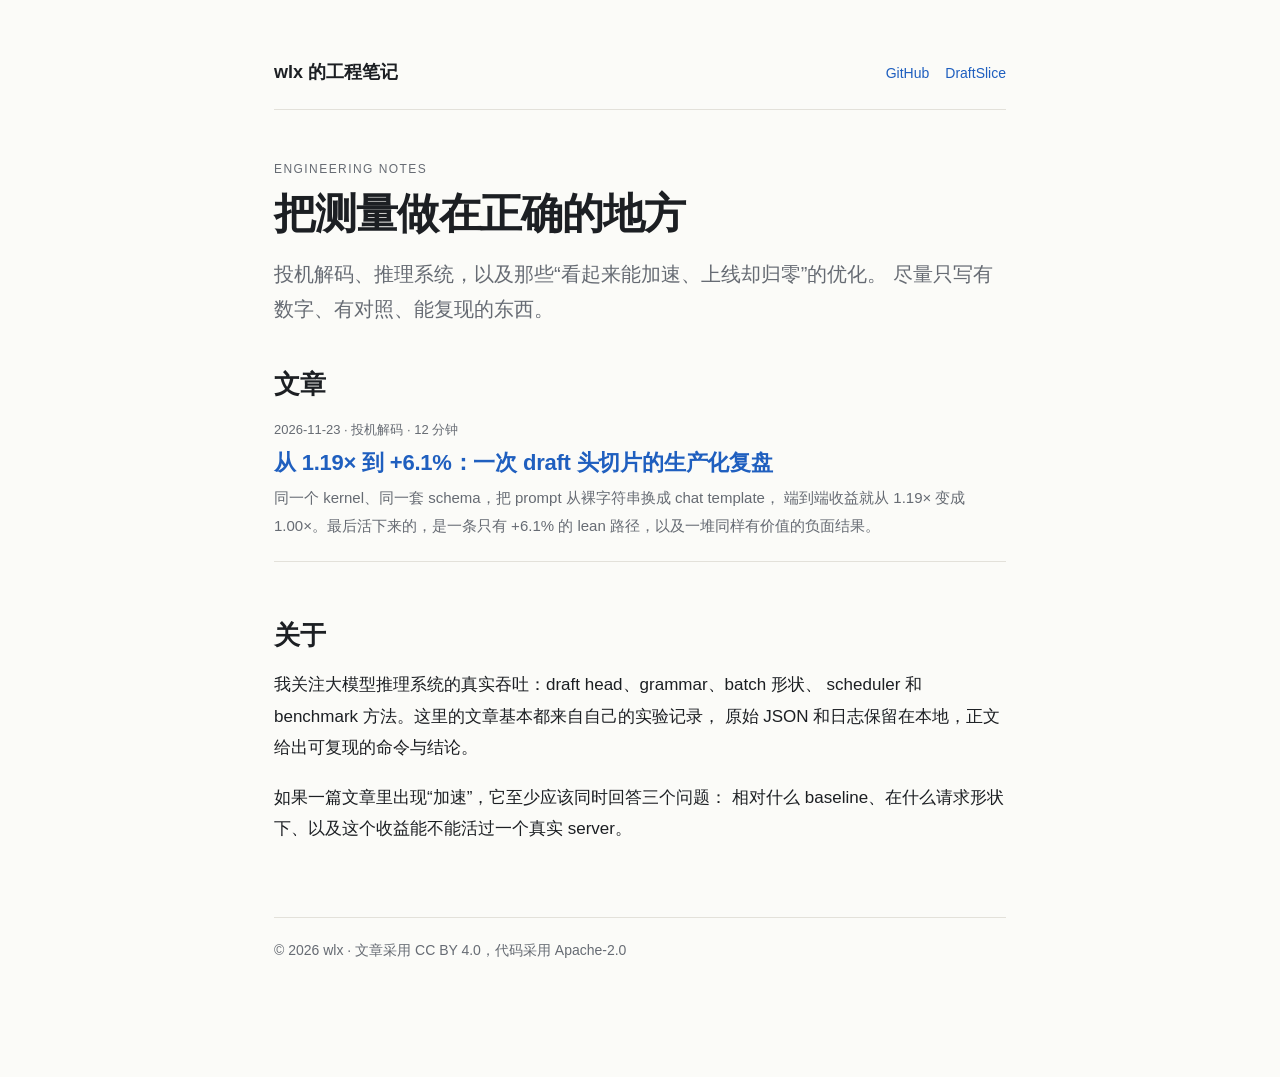
<file: index.html>
<!doctype html>
<html lang="zh-CN">
<head>
  <meta charset="utf-8">
  <meta name="viewport" content="width=device-width, initial-scale=1">
  <title>wlx 的工程笔记</title>
  <meta name="description" content="投机解码、推理系统与 benchmark 方法论的工程笔记。">
  <meta property="og:title" content="wlx 的工程笔记">
  <meta property="og:description" content="投机解码、推理系统与 benchmark 方法论的工程笔记。">
  <meta property="og:type" content="website">
  <link rel="stylesheet" href="assets/style.css">
</head>
<body>
  <main>
    <header class="site">
      <a class="brand" href="./">wlx 的工程笔记</a>
      <nav>
        <a href="https://github.com/0515wlx">GitHub</a>
        <a href="https://github.com/0515wlx/draftslice">DraftSlice</a>
      </nav>
    </header>

    <p class="eyebrow">Engineering notes</p>
    <h1>把测量做在正确的地方</h1>
    <p class="lede">
      投机解码、推理系统，以及那些“看起来能加速、上线却归零”的优化。
      尽量只写有数字、有对照、能复现的东西。
    </p>

    <section>
      <h2 style="margin-top: 40px;">文章</h2>
      <ul class="post-list">
        <li>
          <p class="date">2026-11-23 · 投机解码 · 12 分钟</p>
          <h2><a href="posts/2026-11-draftslice-lean.html">从 1.19× 到 +6.1%：一次 draft 头切片的生产化复盘</a></h2>
          <p>
            同一个 kernel、同一套 schema，把 prompt 从裸字符串换成 chat template，
            端到端收益就从 1.19× 变成 1.00×。最后活下来的，是一条只有 +6.1% 的
            lean 路径，以及一堆同样有价值的负面结果。
          </p>
        </li>
      </ul>
    </section>

    <section>
      <h2>关于</h2>
      <p>
        我关注大模型推理系统的真实吞吐：draft head、grammar、batch 形状、
        scheduler 和 benchmark 方法。这里的文章基本都来自自己的实验记录，
        原始 JSON 和日志保留在本地，正文给出可复现的命令与结论。
      </p>
      <p>
        如果一篇文章里出现“加速”，它至少应该同时回答三个问题：
        相对什么 baseline、在什么请求形状下、以及这个收益能不能活过一个真实 server。
      </p>
    </section>

    <footer class="site">
      <p>© 2026 wlx · 文章采用 CC BY 4.0，代码采用 Apache-2.0</p>
    </footer>
  </main>
</body>
</html>
</file>
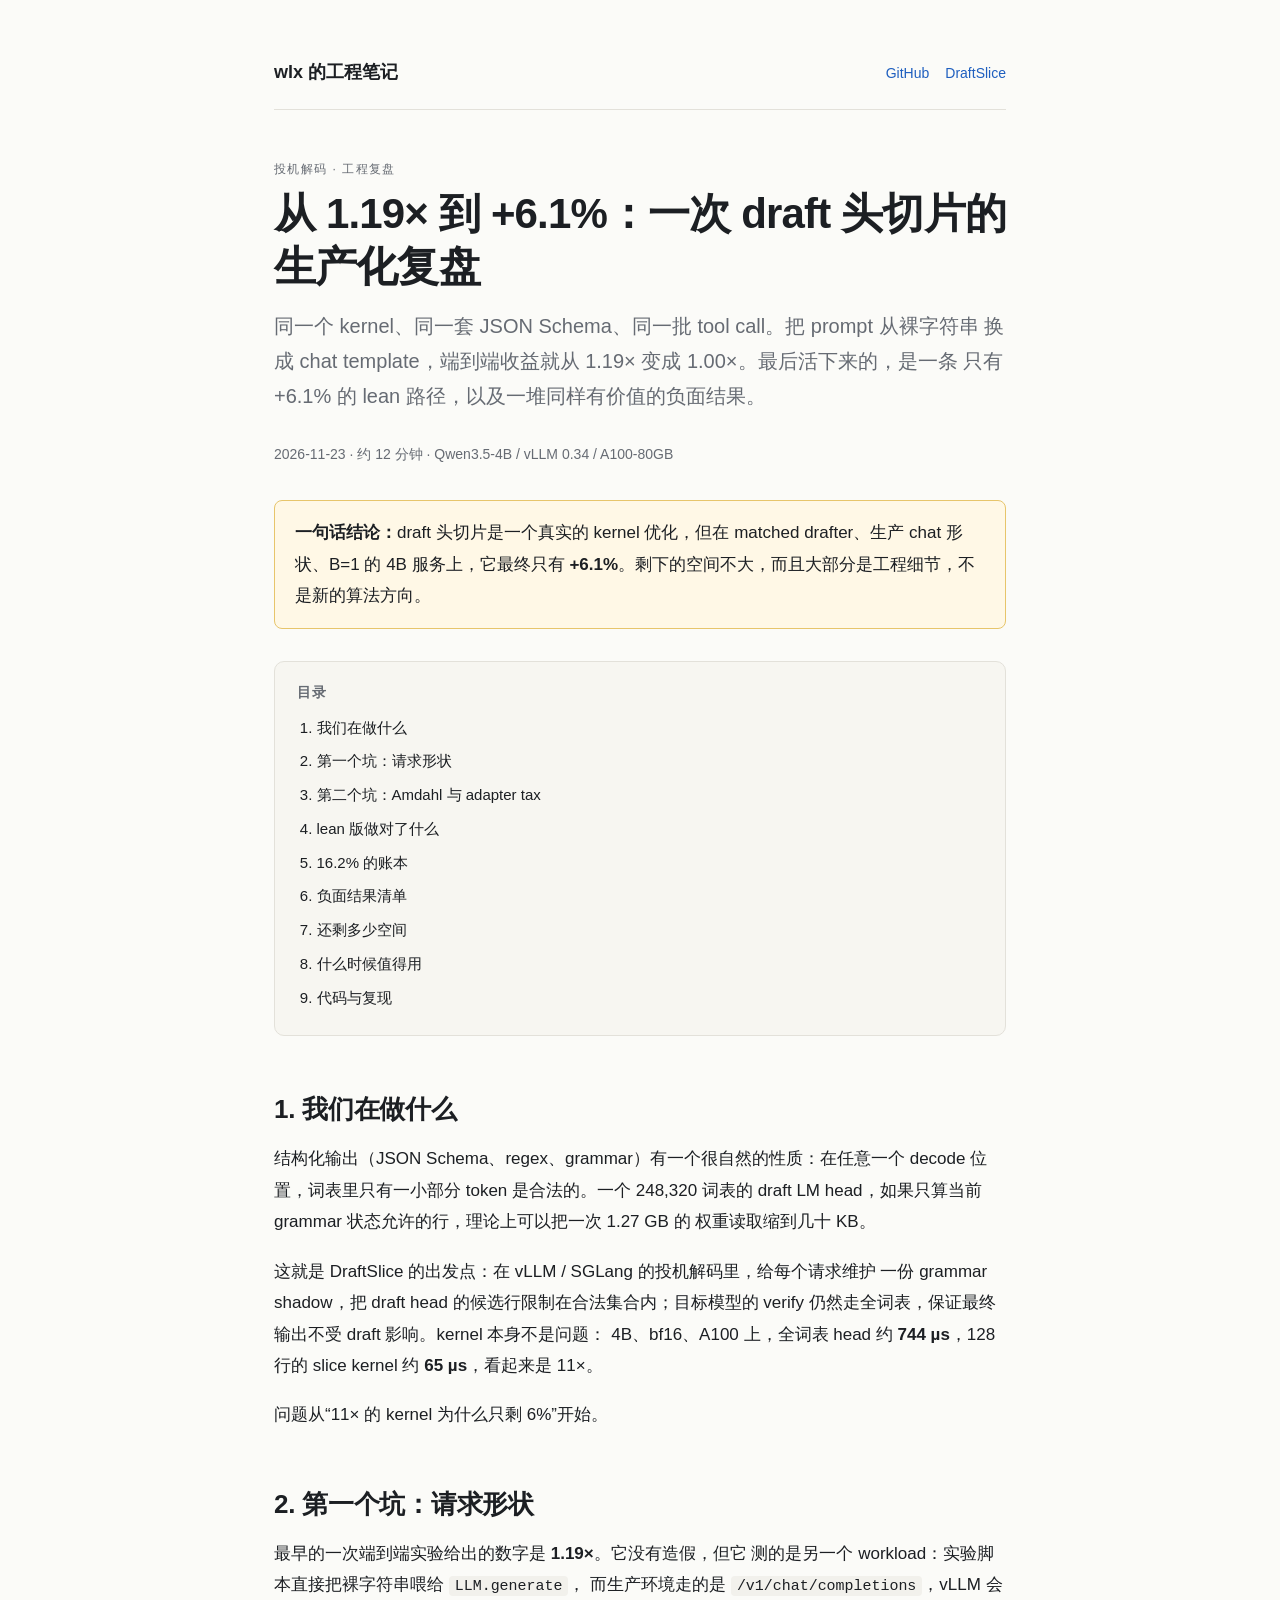
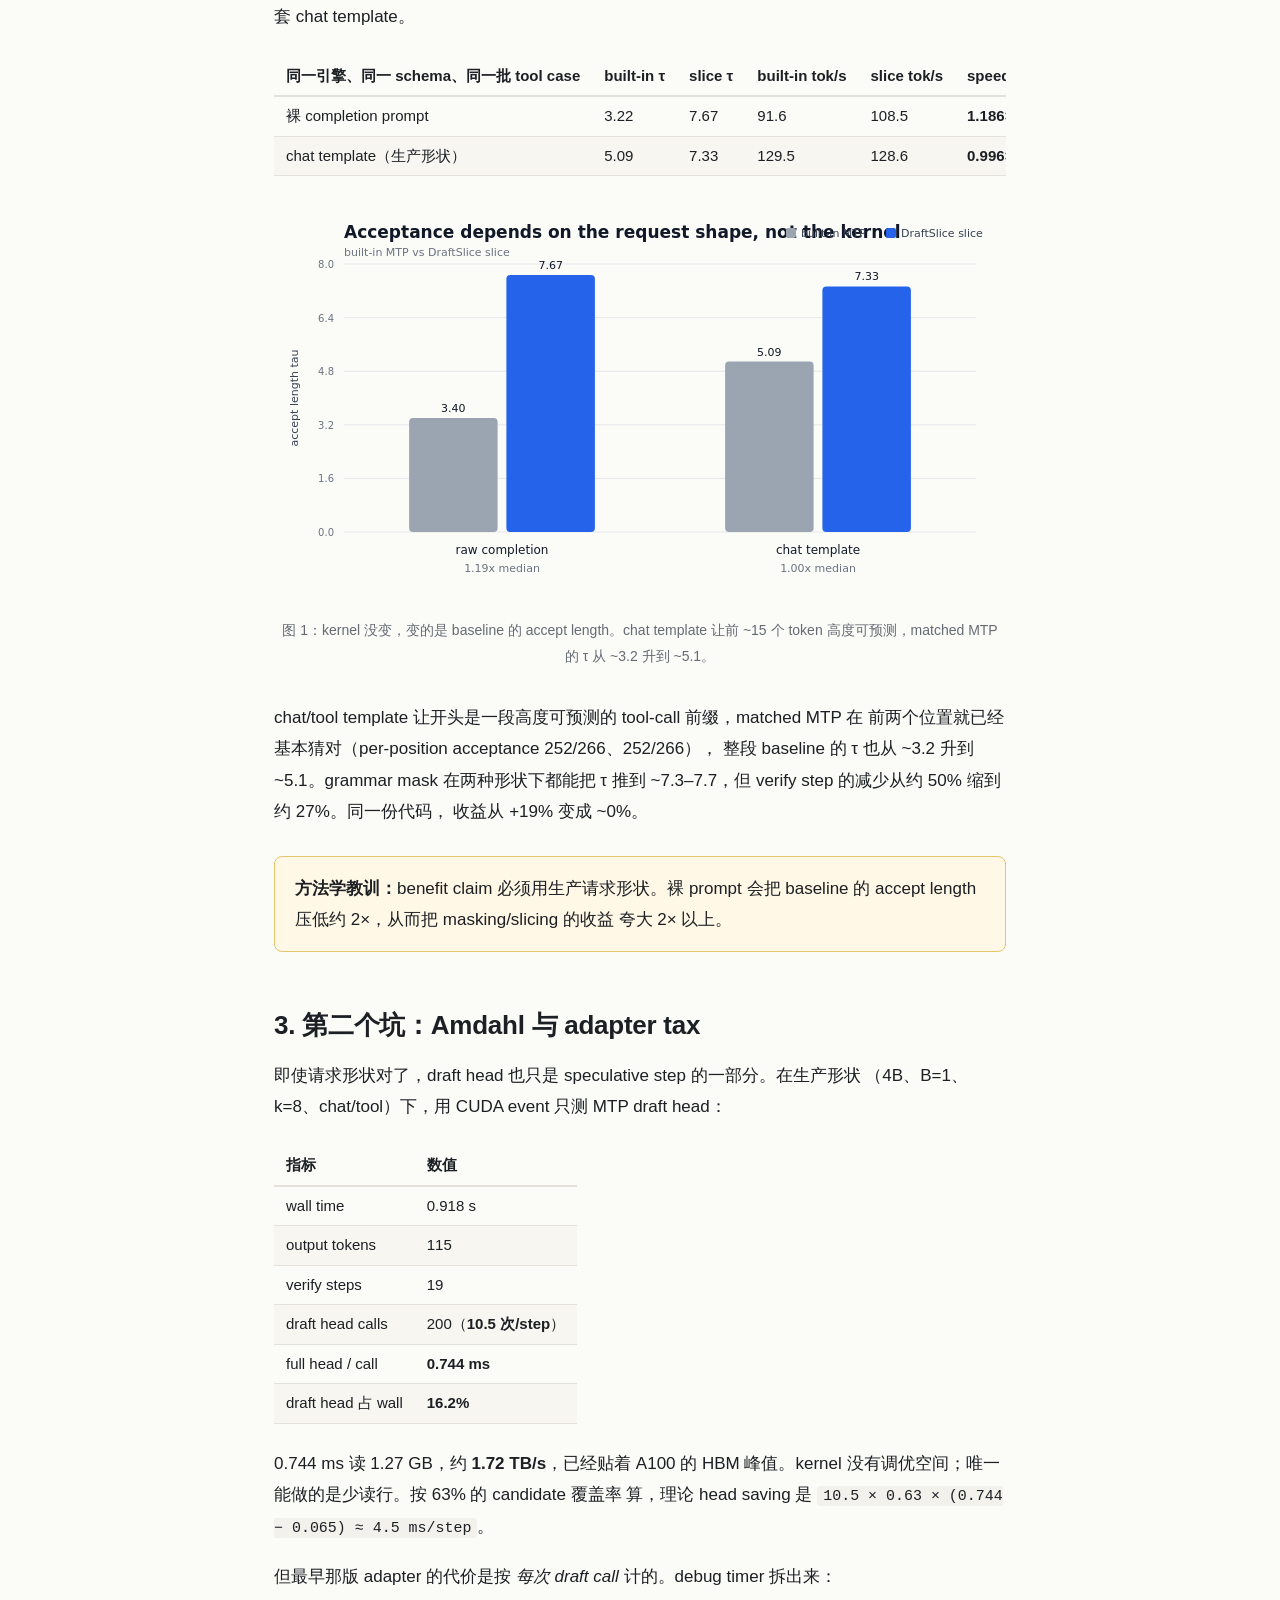
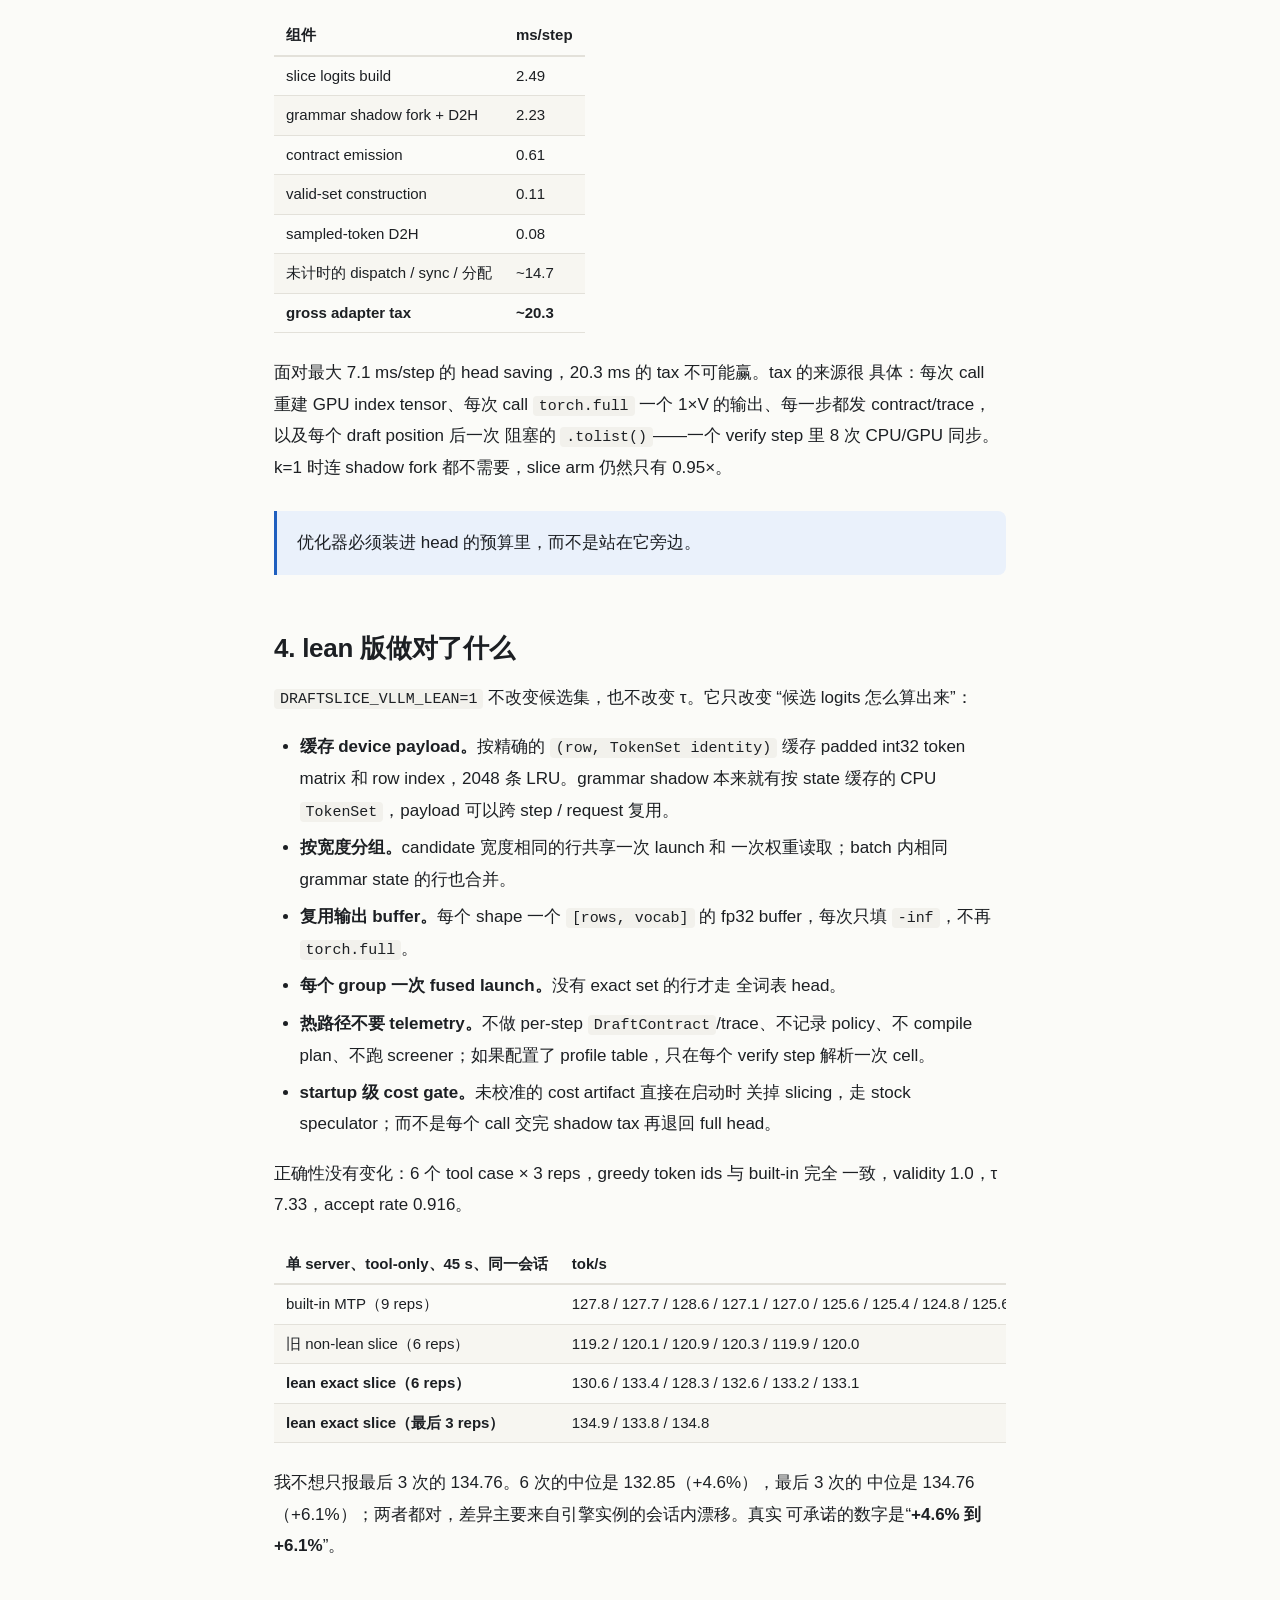
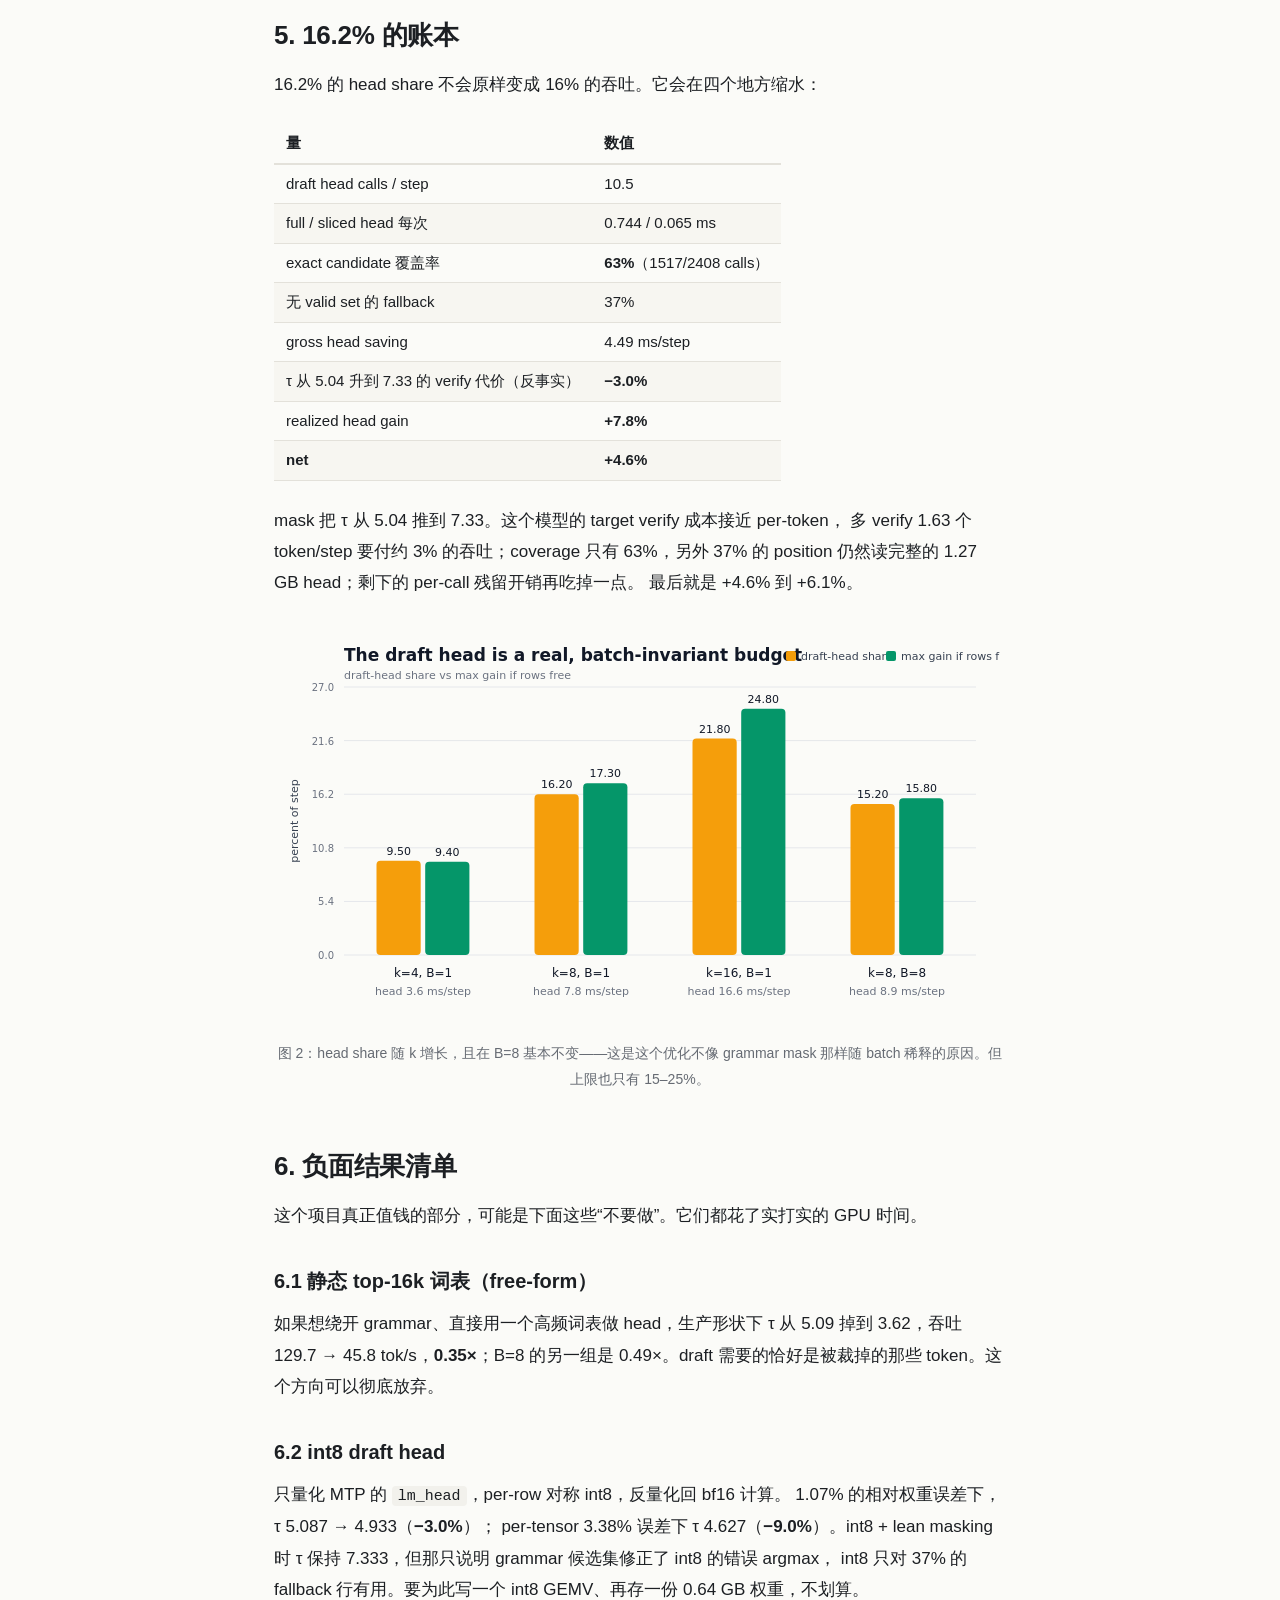
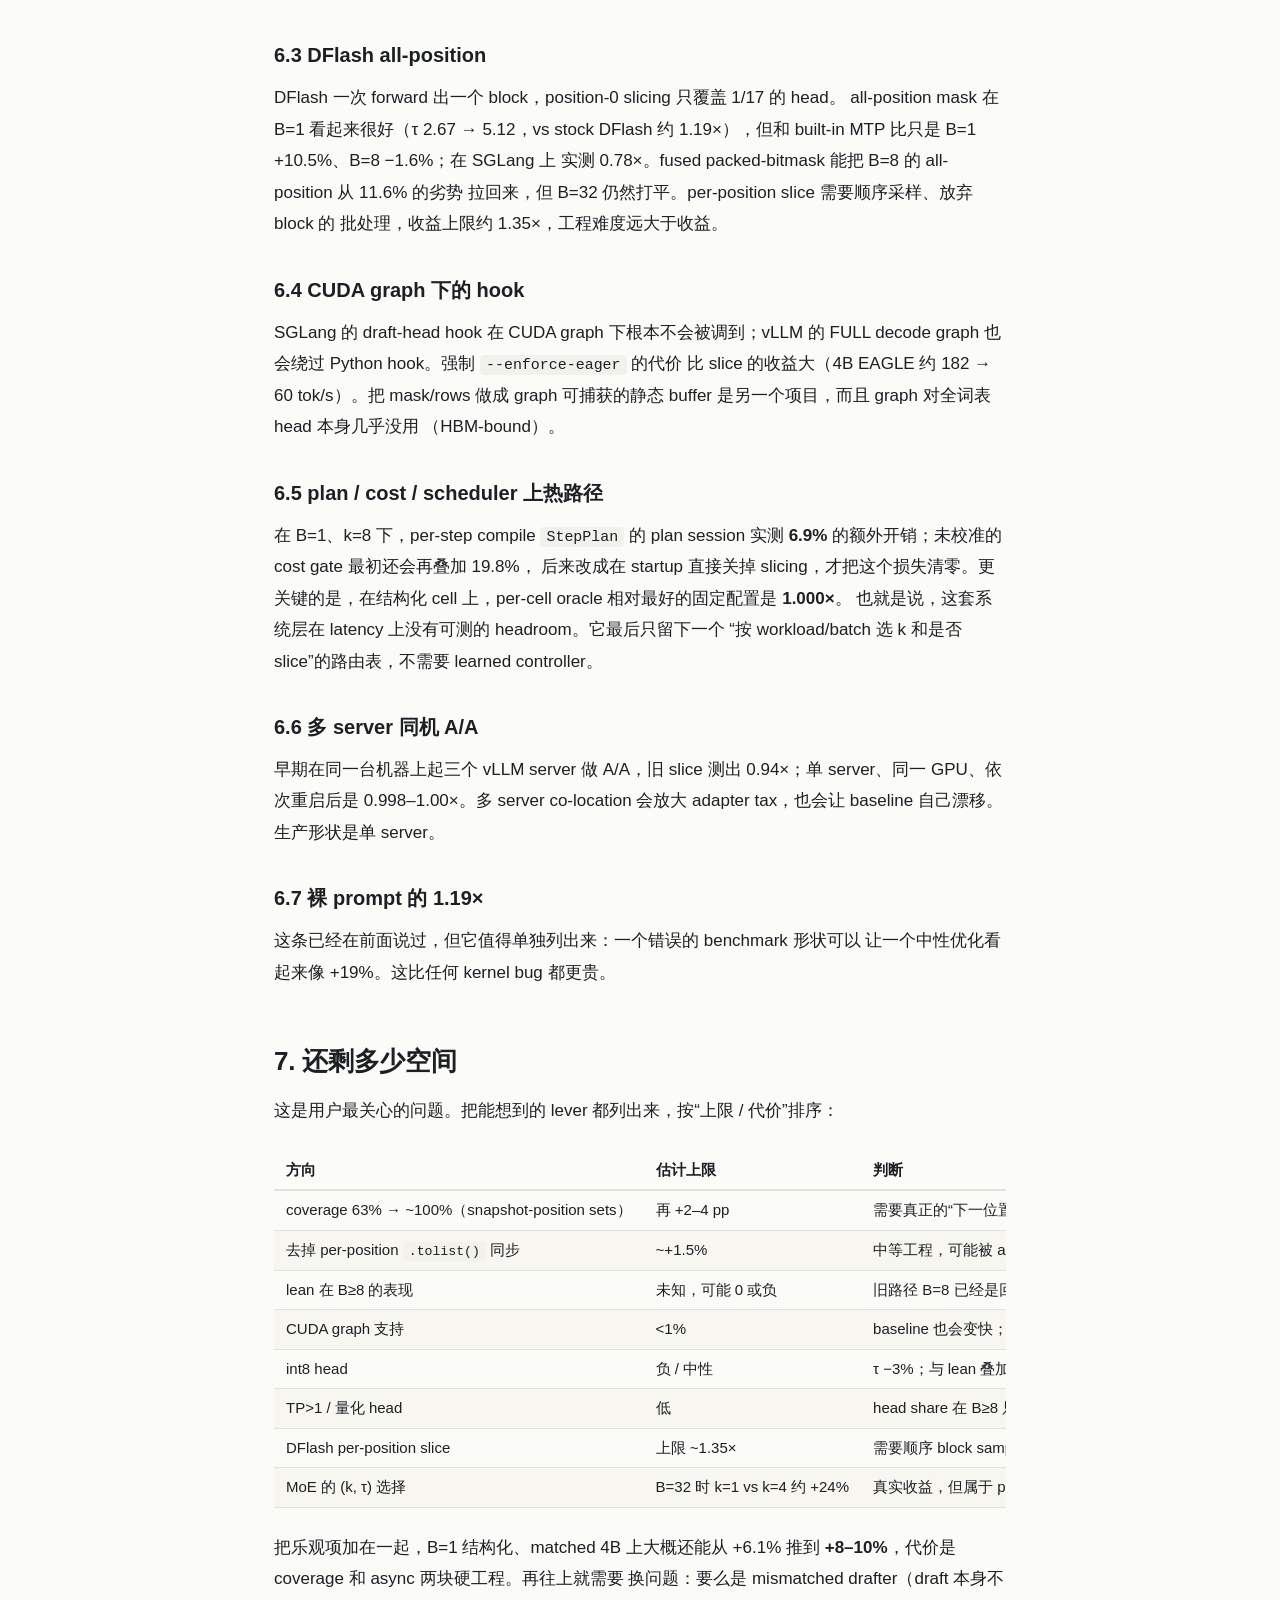
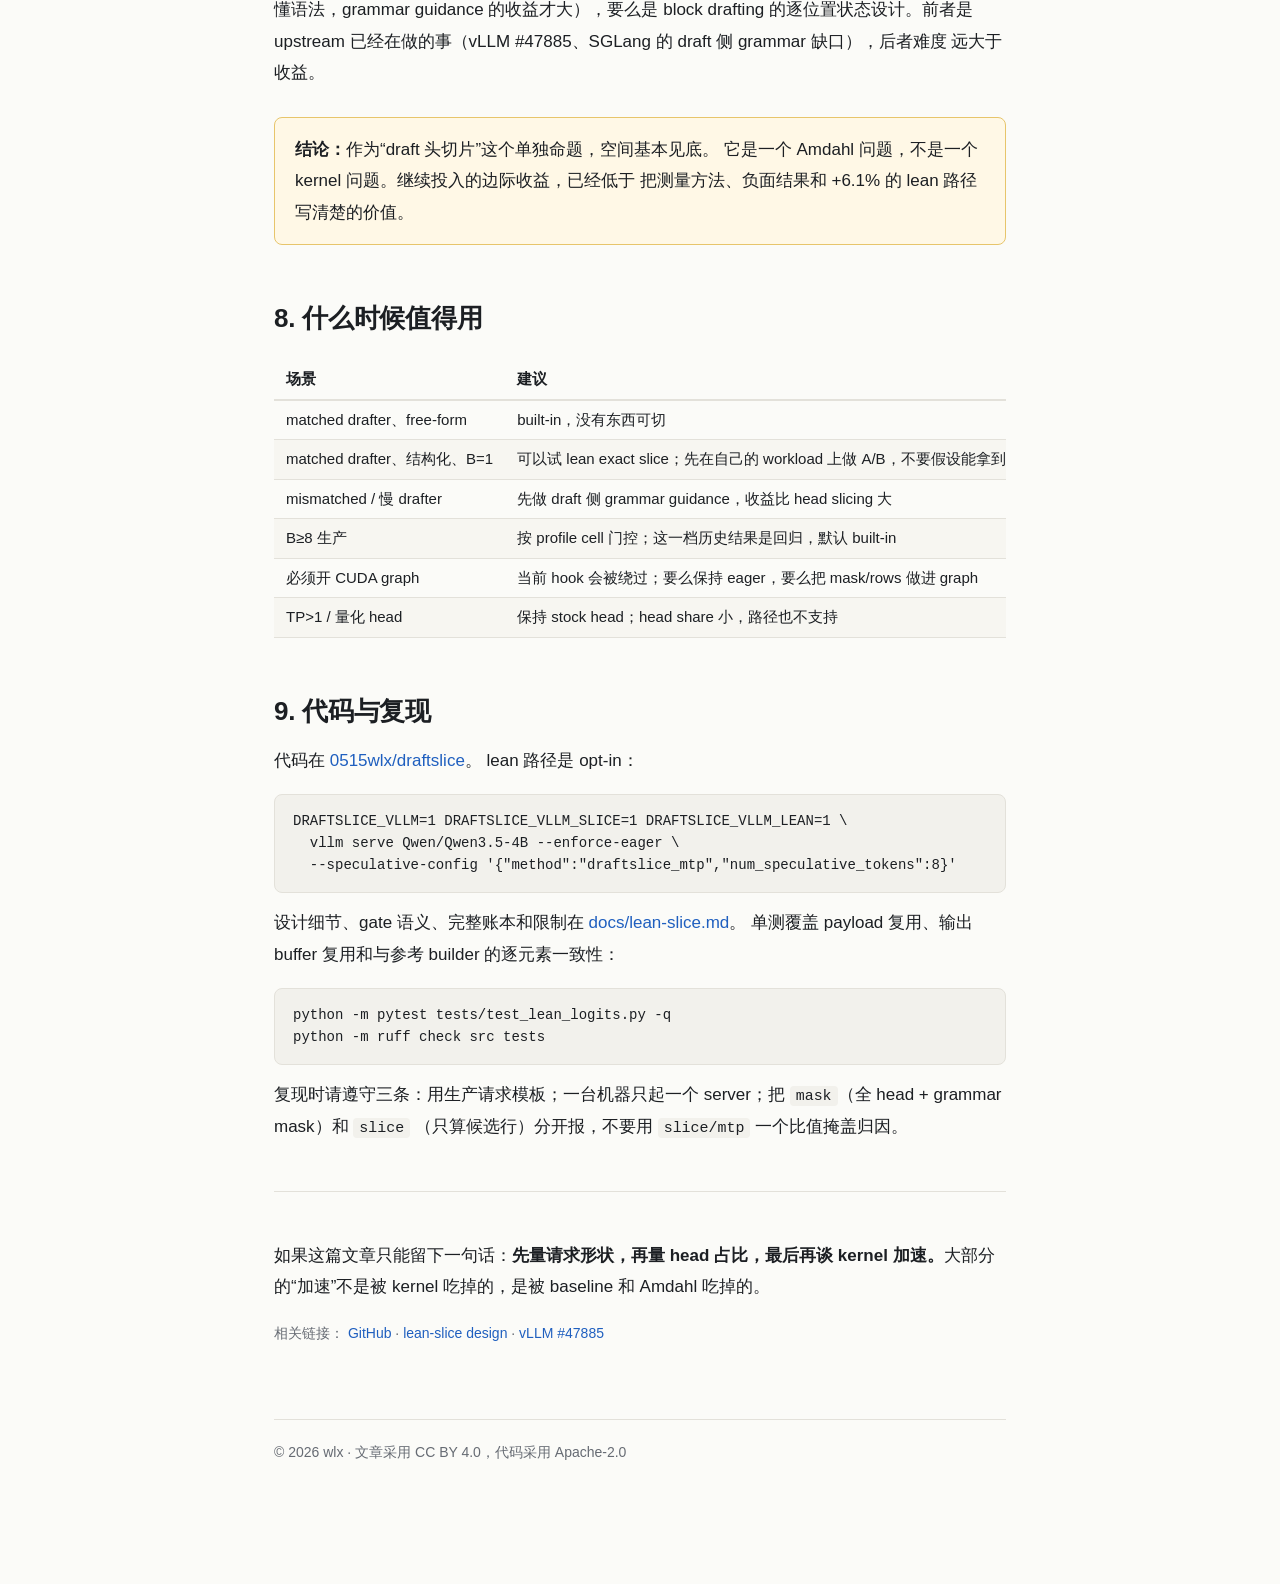
<file: posts/2026-11-draftslice-lean.html>
<!doctype html>
<html lang="zh-CN">
<head>
  <meta charset="utf-8">
  <meta name="viewport" content="width=device-width, initial-scale=1">
  <title>从 1.19× 到 +6.1%：一次 draft 头切片的生产化复盘 · wlx 的工程笔记</title>
  <meta name="description" content="同一个 kernel、同一套 schema，请求形状一变，投机解码 draft 头切片的收益就从 1.19× 变成 1.00×。记录 lean 路径的 +6.1%，以及那些被 Amdahl 和 adapter tax 吃掉的优化。">
  <meta property="og:title" content="从 1.19× 到 +6.1%：一次 draft 头切片的生产化复盘">
  <meta property="og:description" content="同一个 kernel、同一套 schema，请求形状一变，收益就从 1.19× 变成 1.00×。记录 lean 路径的 +6.1%，以及那些被 Amdahl 和 adapter tax 吃掉的优化。">
  <meta property="og:type" content="article">
  <link rel="stylesheet" href="../assets/style.css">
</head>
<body>
  <main>
    <header class="site">
      <a class="brand" href="../">wlx 的工程笔记</a>
      <nav>
        <a href="https://github.com/0515wlx">GitHub</a>
        <a href="https://github.com/0515wlx/draftslice">DraftSlice</a>
      </nav>
    </header>

    <article>
      <p class="eyebrow">投机解码 · 工程复盘</p>
      <h1>从 1.19× 到 +6.1%：一次 draft 头切片的生产化复盘</h1>
      <p class="lede">
        同一个 kernel、同一套 JSON Schema、同一批 tool call。把 prompt 从裸字符串
        换成 chat template，端到端收益就从 1.19× 变成 1.00×。最后活下来的，是一条
        只有 +6.1% 的 lean 路径，以及一堆同样有价值的负面结果。
      </p>
      <p class="meta">2026-11-23 · 约 12 分钟 · Qwen3.5-4B / vLLM 0.34 / A100-80GB</p>

      <div class="callout">
        <p><strong>一句话结论：</strong>draft 头切片是一个真实的 kernel 优化，但在
        matched drafter、生产 chat 形状、B=1 的 4B 服务上，它最终只有
        <strong>+6.1%</strong>。剩下的空间不大，而且大部分是工程细节，不是新的算法方向。</p>
      </div>

      <div class="toc">
        <strong>目录</strong>
        <ol>
          <li><a href="#what">我们在做什么</a></li>
          <li><a href="#shape">第一个坑：请求形状</a></li>
          <li><a href="#amdahl">第二个坑：Amdahl 与 adapter tax</a></li>
          <li><a href="#lean">lean 版做对了什么</a></li>
          <li><a href="#accounting">16.2% 的账本</a></li>
          <li><a href="#negative">负面结果清单</a></li>
          <li><a href="#headroom">还剩多少空间</a></li>
          <li><a href="#when">什么时候值得用</a></li>
          <li><a href="#repro">代码与复现</a></li>
        </ol>
      </div>

      <h2 id="what">1. 我们在做什么</h2>
      <p>
        结构化输出（JSON Schema、regex、grammar）有一个很自然的性质：在任意一个
        decode 位置，词表里只有一小部分 token 是合法的。一个 248,320 词表的 draft
        LM head，如果只算当前 grammar 状态允许的行，理论上可以把一次 1.27 GB 的
        权重读取缩到几十 KB。
      </p>
      <p>
        这就是 DraftSlice 的出发点：在 vLLM / SGLang 的投机解码里，给每个请求维护
        一份 grammar shadow，把 draft head 的候选行限制在合法集合内；目标模型的
        verify 仍然走全词表，保证最终输出不受 draft 影响。kernel 本身不是问题：
        4B、bf16、A100 上，全词表 head 约 <strong>744 µs</strong>，128 行的 slice
        kernel 约 <strong>65 µs</strong>，看起来是 11×。
      </p>
      <p>
        问题从“11× 的 kernel 为什么只剩 6%”开始。
      </p>

      <h2 id="shape">2. 第一个坑：请求形状</h2>
      <p>
        最早的一次端到端实验给出的数字是 <strong>1.19×</strong>。它没有造假，但它
        测的是另一个 workload：实验脚本直接把裸字符串喂给 <code>LLM.generate</code>，
        而生产环境走的是 <code>/v1/chat/completions</code>，vLLM 会套 chat template。
      </p>

      <table>
        <thead>
          <tr><th>同一引擎、同一 schema、同一批 tool case</th><th>built-in τ</th><th>slice τ</th><th>built-in tok/s</th><th>slice tok/s</th><th>speedup</th></tr>
        </thead>
        <tbody>
          <tr><td>裸 completion prompt</td><td>3.22</td><td>7.67</td><td>91.6</td><td>108.5</td><td><strong>1.186×</strong></td></tr>
          <tr><td>chat template（生产形状）</td><td>5.09</td><td>7.33</td><td>129.5</td><td>128.6</td><td><strong>0.996×</strong>（均值）</td></tr>
        </tbody>
      </table>

      <figure>
        <img src="../assets/tau-workload-shape.svg" alt="裸 prompt 与 chat template 下 baseline 与 slice 的 accept length 对比">
        <figcaption>图 1：kernel 没变，变的是 baseline 的 accept length。chat template 让前 ~15 个 token 高度可预测，matched MTP 的 τ 从 ~3.2 升到 ~5.1。</figcaption>
      </figure>

      <p>
        chat/tool template 让开头是一段高度可预测的 tool-call 前缀，matched MTP 在
        前两个位置就已经基本猜对（per-position acceptance 252/266、252/266），
        整段 baseline 的 τ 也从 ~3.2 升到 ~5.1。grammar mask 在两种形状下都能把 τ
        推到 ~7.3–7.7，但 verify step 的减少从约 50% 缩到约 27%。同一份代码，
        收益从 +19% 变成 ~0%。
      </p>

      <div class="callout">
        <p><strong>方法学教训：</strong>benefit claim 必须用生产请求形状。裸 prompt
        会把 baseline 的 accept length 压低约 2×，从而把 masking/slicing 的收益
        夸大 2× 以上。</p>
      </div>

      <h2 id="amdahl">3. 第二个坑：Amdahl 与 adapter tax</h2>
      <p>
        即使请求形状对了，draft head 也只是 speculative step 的一部分。在生产形状
        （4B、B=1、k=8、chat/tool）下，用 CUDA event 只测 MTP draft head：
      </p>

      <table>
        <thead><tr><th>指标</th><th>数值</th></tr></thead>
        <tbody>
          <tr><td>wall time</td><td>0.918 s</td></tr>
          <tr><td>output tokens</td><td>115</td></tr>
          <tr><td>verify steps</td><td>19</td></tr>
          <tr><td>draft head calls</td><td>200（<strong>10.5 次/step</strong>）</td></tr>
          <tr><td>full head / call</td><td><strong>0.744 ms</strong></td></tr>
          <tr><td>draft head 占 wall</td><td><strong>16.2%</strong></td></tr>
        </tbody>
      </table>

      <p>
        0.744 ms 读 1.27 GB，约 <strong>1.72 TB/s</strong>，已经贴着 A100 的 HBM
        峰值。kernel 没有调优空间；唯一能做的是少读行。按 63% 的 candidate 覆盖率
        算，理论 head saving 是
        <code>10.5 × 0.63 × (0.744 − 0.065) ≈ 4.5 ms/step</code>。
      </p>
      <p>
        但最早那版 adapter 的代价是按 <em>每次 draft call</em> 计的。debug timer 拆出来：
      </p>

      <table>
        <thead><tr><th>组件</th><th>ms/step</th></tr></thead>
        <tbody>
          <tr><td>slice logits build</td><td>2.49</td></tr>
          <tr><td>grammar shadow fork + D2H</td><td>2.23</td></tr>
          <tr><td>contract emission</td><td>0.61</td></tr>
          <tr><td>valid-set construction</td><td>0.11</td></tr>
          <tr><td>sampled-token D2H</td><td>0.08</td></tr>
          <tr><td>未计时的 dispatch / sync / 分配</td><td>~14.7</td></tr>
          <tr><td><strong>gross adapter tax</strong></td><td><strong>~20.3</strong></td></tr>
        </tbody>
      </table>

      <p>
        面对最大 7.1 ms/step 的 head saving，20.3 ms 的 tax 不可能赢。tax 的来源很
        具体：每次 call 重建 GPU index tensor、每次 call <code>torch.full</code>
        一个 1×V 的输出、每一步都发 contract/trace，以及每个 draft position 后一次
        阻塞的 <code>.tolist()</code>——一个 verify step 里 8 次 CPU/GPU 同步。
        k=1 时连 shadow fork 都不需要，slice arm 仍然只有 0.95×。
      </p>

      <blockquote>
        <p>优化器必须装进 head 的预算里，而不是站在它旁边。</p>
      </blockquote>

      <h2 id="lean">4. lean 版做对了什么</h2>
      <p>
        <code>DRAFTSLICE_VLLM_LEAN=1</code> 不改变候选集，也不改变 τ。它只改变
        “候选 logits 怎么算出来”：
      </p>
      <ul>
        <li><strong>缓存 device payload。</strong>按精确的
          <code>(row, TokenSet identity)</code> 缓存 padded int32 token matrix 和
          row index，2048 条 LRU。grammar shadow 本来就有按 state 缓存的 CPU
          <code>TokenSet</code>，payload 可以跨 step / request 复用。</li>
        <li><strong>按宽度分组。</strong>candidate 宽度相同的行共享一次 launch 和
          一次权重读取；batch 内相同 grammar state 的行也合并。</li>
        <li><strong>复用输出 buffer。</strong>每个 shape 一个 <code>[rows, vocab]</code>
          的 fp32 buffer，每次只填 <code>-inf</code>，不再 <code>torch.full</code>。</li>
        <li><strong>每个 group 一次 fused launch。</strong>没有 exact set 的行才走
          全词表 head。</li>
        <li><strong>热路径不要 telemetry。</strong>不做 per-step
          <code>DraftContract</code>/trace、不记录 policy、不 compile plan、不跑
          screener；如果配置了 profile table，只在每个 verify step 解析一次 cell。</li>
        <li><strong>startup 级 cost gate。</strong>未校准的 cost artifact 直接在启动时
          关掉 slicing，走 stock speculator；而不是每个 call 交完 shadow tax 再退回
          full head。</li>
      </ul>

      <p>
        正确性没有变化：6 个 tool case × 3 reps，greedy token ids 与 built-in 完全
        一致，validity 1.0，τ 7.33，accept rate 0.916。
      </p>

      <table>
        <thead><tr><th>单 server、tool-only、45 s、同一会话</th><th>tok/s</th><th>median</th><th>vs built-in</th></tr></thead>
        <tbody>
          <tr><td>built-in MTP（9 reps）</td><td>127.8 / 127.7 / 128.6 / 127.1 / 127.0 / 125.6 / 125.4 / 124.8 / 125.6</td><td>127.03</td><td>1.000×</td></tr>
          <tr><td>旧 non-lean slice（6 reps）</td><td>119.2 / 120.1 / 120.9 / 120.3 / 119.9 / 120.0</td><td>120.02</td><td>0.945×</td></tr>
          <tr><td><strong>lean exact slice（6 reps）</strong></td><td>130.6 / 133.4 / 128.3 / 132.6 / 133.2 / 133.1</td><td>132.85</td><td><strong>1.046×</strong></td></tr>
          <tr><td><strong>lean exact slice（最后 3 reps）</strong></td><td>134.9 / 133.8 / 134.8</td><td><strong>134.76</strong></td><td><strong>1.061×</strong></td></tr>
        </tbody>
      </table>

      <p>
        我不想只报最后 3 次的 134.76。6 次的中位是 132.85（+4.6%），最后 3 次的
        中位是 134.76（+6.1%）；两者都对，差异主要来自引擎实例的会话内漂移。真实
        可承诺的数字是“<strong>+4.6% 到 +6.1%</strong>”。
      </p>

      <h2 id="accounting">5. 16.2% 的账本</h2>
      <p>
        16.2% 的 head share 不会原样变成 16% 的吞吐。它会在四个地方缩水：
      </p>

      <table>
        <thead><tr><th>量</th><th>数值</th></tr></thead>
        <tbody>
          <tr><td>draft head calls / step</td><td>10.5</td></tr>
          <tr><td>full / sliced head 每次</td><td>0.744 / 0.065 ms</td></tr>
          <tr><td>exact candidate 覆盖率</td><td><strong>63%</strong>（1517/2408 calls）</td></tr>
          <tr><td>无 valid set 的 fallback</td><td>37%</td></tr>
          <tr><td>gross head saving</td><td>4.49 ms/step</td></tr>
          <tr><td>τ 从 5.04 升到 7.33 的 verify 代价（反事实）</td><td><strong>−3.0%</strong></td></tr>
          <tr><td>realized head gain</td><td><strong>+7.8%</strong></td></tr>
          <tr><td><strong>net</strong></td><td><strong>+4.6%</strong></td></tr>
        </tbody>
      </table>

      <p>
        mask 把 τ 从 5.04 推到 7.33。这个模型的 target verify 成本接近 per-token，
        多 verify 1.63 个 token/step 要付约 3% 的吞吐；coverage 只有 63%，另外 37%
        的 position 仍然读完整的 1.27 GB head；剩下的 per-call 残留开销再吃掉一点。
        最后就是 +4.6% 到 +6.1%。
      </p>

      <figure>
        <img src="../assets/head-share-vs-k.svg" alt="draft head 占 step 的比例以及 head 免费时的上限随 k 和 batch 的变化">
        <figcaption>图 2：head share 随 k 增长，且在 B=8 基本不变——这是这个优化不像 grammar mask 那样随 batch 稀释的原因。但上限也只有 15–25%。</figcaption>
      </figure>

      <h2 id="negative">6. 负面结果清单</h2>
      <p>
        这个项目真正值钱的部分，可能是下面这些“不要做”。它们都花了实打实的 GPU 时间。
      </p>

      <h3>6.1 静态 top-16k 词表（free-form）</h3>
      <p>
        如果想绕开 grammar、直接用一个高频词表做 head，生产形状下 τ 从 5.09 掉到
        3.62，吞吐 129.7 → 45.8 tok/s，<strong>0.35×</strong>；B=8 的另一组是
        0.49×。draft 需要的恰好是被裁掉的那些 token。这个方向可以彻底放弃。
      </p>

      <h3>6.2 int8 draft head</h3>
      <p>
        只量化 MTP 的 <code>lm_head</code>，per-row 对称 int8，反量化回 bf16 计算。
        1.07% 的相对权重误差下，τ 5.087 → 4.933（<strong>−3.0%</strong>）；
        per-tensor 3.38% 误差下 τ 4.627（<strong>−9.0%</strong>）。int8 + lean
        masking 时 τ 保持 7.333，但那只说明 grammar 候选集修正了 int8 的错误 argmax，
        int8 只对 37% 的 fallback 行有用。要为此写一个 int8 GEMV、再存一份 0.64 GB
        权重，不划算。
      </p>

      <h3>6.3 DFlash all-position</h3>
      <p>
        DFlash 一次 forward 出一个 block，position-0 slicing 只覆盖 1/17 的 head。
        all-position mask 在 B=1 看起来很好（τ 2.67 → 5.12，vs stock DFlash
        约 1.19×），但和 built-in MTP 比只是 B=1 +10.5%、B=8 −1.6%；在 SGLang 上
        实测 0.78×。fused packed-bitmask 能把 B=8 的 all-position 从 11.6% 的劣势
        拉回来，但 B=32 仍然打平。per-position slice 需要顺序采样、放弃 block 的
        批处理，收益上限约 1.35×，工程难度远大于收益。
      </p>

      <h3>6.4 CUDA graph 下的 hook</h3>
      <p>
        SGLang 的 draft-head hook 在 CUDA graph 下根本不会被调到；vLLM 的 FULL
        decode graph 也会绕过 Python hook。强制 <code>--enforce-eager</code> 的代价
        比 slice 的收益大（4B EAGLE 约 182 → 60 tok/s）。把 mask/rows 做成 graph
        可捕获的静态 buffer 是另一个项目，而且 graph 对全词表 head 本身几乎没用
        （HBM-bound）。
      </p>

      <h3>6.5 plan / cost / scheduler 上热路径</h3>
      <p>
        在 B=1、k=8 下，per-step compile <code>StepPlan</code> 的 plan session 实测
        <strong>6.9%</strong> 的额外开销；未校准的 cost gate 最初还会再叠加 19.8%，
        后来改成在 startup 直接关掉 slicing，才把这个损失清零。更关键的是，在结构化
        cell 上，per-cell oracle 相对最好的固定配置是 <strong>1.000×</strong>。
        也就是说，这套系统层在 latency 上没有可测的 headroom。它最后只留下一个
        “按 workload/batch 选 k 和是否 slice”的路由表，不需要 learned controller。
      </p>

      <h3>6.6 多 server 同机 A/A</h3>
      <p>
        早期在同一台机器上起三个 vLLM server 做 A/A，旧 slice 测出 0.94×；单
        server、同一 GPU、依次重启后是 0.998–1.00×。多 server co-location 会放大
        adapter tax，也会让 baseline 自己漂移。生产形状是单 server。
      </p>

      <h3>6.7 裸 prompt 的 1.19×</h3>
      <p>
        这条已经在前面说过，但它值得单独列出来：一个错误的 benchmark 形状可以
        让一个中性优化看起来像 +19%。这比任何 kernel bug 都更贵。
      </p>

      <h2 id="headroom">7. 还剩多少空间</h2>
      <p>
        这是用户最关心的问题。把能想到的 lever 都列出来，按“上限 / 代价”排序：
      </p>

      <table>
        <thead><tr><th>方向</th><th>估计上限</th><th>判断</th></tr></thead>
        <tbody>
          <tr><td>coverage 63% → ~100%（snapshot-position sets）</td><td>再 +2–4 pp</td><td>需要真正的“下一位置”状态设计，工程量最大，收益有限</td></tr>
          <tr><td>去掉 per-position <code>.tolist()</code> 同步</td><td>~+1.5%</td><td>中等工程，可能被 async sampler 的复杂度吃掉</td></tr>
          <tr><td>lean 在 B≥8 的表现</td><td>未知，可能 0 或负</td><td>旧路径 B=8 已经是回归；lean 没有测过，不要假设</td></tr>
          <tr><td>CUDA graph 支持</td><td>&lt;1%</td><td>baseline 也会变快；全词表 head 是 HBM-bound</td></tr>
          <tr><td>int8 head</td><td>负 / 中性</td><td>τ −3%；与 lean 叠加时 τ 不变，只帮 fallback</td></tr>
          <tr><td>TP&gt;1 / 量化 head</td><td>低</td><td>head share 在 B≥8 只有 2–7%，且当前路径不支持</td></tr>
          <tr><td>DFlash per-position slice</td><td>上限 ~1.35×</td><td>需要顺序 block sampler，放弃 batched GEMM；all-position mask 在 B≥8 已经不成立</td></tr>
          <tr><td>MoE 的 (k, τ) 选择</td><td>B=32 时 k=1 vs k=4 约 +24%</td><td>真实收益，但属于 per-model k 表，不是 draft 头切片</td></tr>
        </tbody>
      </table>

      <p>
        把乐观项加在一起，B=1 结构化、matched 4B 上大概还能从 +6.1% 推到
        <strong>+8–10%</strong>，代价是 coverage 和 async 两块硬工程。再往上就需要
        换问题：要么是 mismatched drafter（draft 本身不懂语法，grammar guidance
        的收益才大），要么是 block drafting 的逐位置状态设计。前者是 upstream
        已经在做的事（vLLM #47885、SGLang 的 draft 侧 grammar 缺口），后者难度
        远大于收益。
      </p>

      <div class="callout">
        <p><strong>结论：</strong>作为“draft 头切片”这个单独命题，空间基本见底。
        它是一个 Amdahl 问题，不是一个 kernel 问题。继续投入的边际收益，已经低于
        把测量方法、负面结果和 +6.1% 的 lean 路径写清楚的价值。</p>
      </div>

      <h2 id="when">8. 什么时候值得用</h2>
      <table>
        <thead><tr><th>场景</th><th>建议</th></tr></thead>
        <tbody>
          <tr><td>matched drafter、free-form</td><td>built-in，没有东西可切</td></tr>
          <tr><td>matched drafter、结构化、B=1</td><td>可以试 lean exact slice；先在自己的 workload 上做 A/B，不要假设能拿到 6%</td></tr>
          <tr><td>mismatched / 慢 drafter</td><td>先做 draft 侧 grammar guidance，收益比 head slicing 大</td></tr>
          <tr><td>B≥8 生产</td><td>按 profile cell 门控；这一档历史结果是回归，默认 built-in</td></tr>
          <tr><td>必须开 CUDA graph</td><td>当前 hook 会被绕过；要么保持 eager，要么把 mask/rows 做进 graph</td></tr>
          <tr><td>TP&gt;1 / 量化 head</td><td>保持 stock head；head share 小，路径也不支持</td></tr>
        </tbody>
      </table>

      <h2 id="repro">9. 代码与复现</h2>
      <p>
        代码在 <a href="https://github.com/0515wlx/draftslice">0515wlx/draftslice</a>。
        lean 路径是 opt-in：
      </p>
<pre><code>DRAFTSLICE_VLLM=1 DRAFTSLICE_VLLM_SLICE=1 DRAFTSLICE_VLLM_LEAN=1 \
  vllm serve Qwen/Qwen3.5-4B --enforce-eager \
  --speculative-config '{"method":"draftslice_mtp","num_speculative_tokens":8}'</code></pre>
      <p>
        设计细节、gate 语义、完整账本和限制在
        <a href="https://github.com/0515wlx/draftslice/blob/main/docs/lean-slice.md">docs/lean-slice.md</a>。
        单测覆盖 payload 复用、输出 buffer 复用和与参考 builder 的逐元素一致性：
      </p>
<pre><code>python -m pytest tests/test_lean_logits.py -q
python -m ruff check src tests</code></pre>
      <p>
        复现时请遵守三条：用生产请求模板；一台机器只起一个 server；把
        <code>mask</code>（全 head + grammar mask）和 <code>slice</code>
        （只算候选行）分开报，不要用 <code>slice/mtp</code> 一个比值掩盖归因。
      </p>

      <hr>

      <p>
        如果这篇文章只能留下一句话：<strong>先量请求形状，再量 head 占比，最后再谈
        kernel 加速。</strong>大部分的“加速”不是被 kernel 吃掉的，是被 baseline 和
        Amdahl 吃掉的。
      </p>

      <p class="meta">
        相关链接：
        <a href="https://github.com/0515wlx/draftslice">GitHub</a> ·
        <a href="https://github.com/0515wlx/draftslice/blob/main/docs/lean-slice.md">lean-slice design</a> ·
        <a href="https://github.com/vllm-project/vllm/pull/47885">vLLM #47885</a>
      </p>
    </article>

    <footer class="site">
      <p>© 2026 wlx · 文章采用 CC BY 4.0，代码采用 Apache-2.0</p>
    </footer>
  </main>
</body>
</html>
</file>
<file: assets/style.css>
:root {
  --bg: #fbfbf8;
  --fg: #1c1f23;
  --muted: #666b73;
  --line: #e3e1da;
  --accent: #1f5fbf;
  --accent-soft: #eaf1fb;
  --code-bg: #f2f1ec;
  --warn-bg: #fff8e6;
  --warn-line: #e7c56b;
  --table-stripe: #f7f6f1;
}

@media (prefers-color-scheme: dark) {
  :root {
    --bg: #15171a;
    --fg: #e8e6e1;
    --muted: #9ba1aa;
    --line: #2d3138;
    --accent: #7fb0ff;
    --accent-soft: #1b2740;
    --code-bg: #1e2126;
    --warn-bg: #2a2416;
    --warn-line: #7a6326;
    --table-stripe: #1a1d21;
  }
}

* { box-sizing: border-box; }

html { scroll-behavior: smooth; }

body {
  margin: 0;
  background: var(--bg);
  color: var(--fg);
  font: 17px/1.85 -apple-system, BlinkMacSystemFont, "Segoe UI", "PingFang SC",
    "Hiragino Sans GB", "Microsoft YaHei", "Noto Sans CJK SC", sans-serif;
  text-rendering: optimizeLegibility;
}

main {
  max-width: 780px;
  margin: 0 auto;
  padding: 56px 24px 96px;
}

a { color: var(--accent); text-decoration: none; }
a:hover { text-decoration: underline; text-underline-offset: 3px; }

header.site {
  display: flex;
  align-items: baseline;
  justify-content: space-between;
  gap: 16px;
  padding-bottom: 20px;
  border-bottom: 1px solid var(--line);
  margin-bottom: 48px;
}

header.site .brand { font-size: 18px; font-weight: 700; color: var(--fg); }
header.site nav { font-size: 14px; color: var(--muted); display: flex; gap: 16px; }

.eyebrow {
  margin: 0 0 8px;
  font-size: 12px;
  letter-spacing: .12em;
  text-transform: uppercase;
  color: var(--muted);
}

h1 { font-size: clamp(30px, 4.2vw, 42px); line-height: 1.25; margin: 0 0 16px; letter-spacing: -.02em; }
h2 { font-size: 26px; line-height: 1.35; margin: 56px 0 16px; letter-spacing: -.01em; }
h3 { font-size: 20px; line-height: 1.45; margin: 36px 0 12px; }

p { margin: 0 0 18px; }

.lede { font-size: 20px; line-height: 1.75; color: var(--muted); margin-bottom: 28px; }

.meta { color: var(--muted); font-size: 14px; margin: 0 0 32px; }
.meta code { font-size: 13px; }

hr { border: 0; border-top: 1px solid var(--line); margin: 48px 0; }

blockquote {
  margin: 28px 0;
  padding: 16px 20px;
  border-left: 3px solid var(--accent);
  background: var(--accent-soft);
  border-radius: 0 8px 8px 0;
  color: var(--fg);
}
blockquote p:last-child { margin-bottom: 0; }

.callout {
  margin: 28px 0;
  padding: 16px 20px;
  border: 1px solid var(--warn-line);
  background: var(--warn-bg);
  border-radius: 8px;
}
.callout p:last-child { margin-bottom: 0; }

code {
  font-family: "SFMono-Regular", Consolas, "Liberation Mono", monospace;
  font-size: .88em;
  background: var(--code-bg);
  padding: 2px 6px;
  border-radius: 4px;
}

pre {
  background: var(--code-bg);
  border: 1px solid var(--line);
  border-radius: 8px;
  padding: 16px 18px;
  overflow-x: auto;
  line-height: 1.55;
  font-size: 14px;
}
pre code { background: none; padding: 0; font-size: inherit; }

table {
  width: 100%;
  border-collapse: collapse;
  margin: 24px 0;
  font-size: 15px;
  line-height: 1.5;
  display: block;
  overflow-x: auto;
  white-space: nowrap;
}
thead th { text-align: left; border-bottom: 2px solid var(--line); padding: 8px 12px; }
tbody td { border-bottom: 1px solid var(--line); padding: 8px 12px; }
tbody tr:nth-child(even) { background: var(--table-stripe); }
table code { white-space: nowrap; }

figure { margin: 32px 0; }
figure img, figure svg { max-width: 100%; height: auto; display: block; margin: 0 auto; }
figcaption { margin-top: 10px; color: var(--muted); font-size: 14px; text-align: center; }

ul, ol { margin: 0 0 18px; padding-left: 1.5em; }
li { margin: 6px 0; }

.toc {
  border: 1px solid var(--line);
  border-radius: 10px;
  padding: 18px 22px;
  margin: 32px 0 40px;
  background: var(--table-stripe);
}
.toc strong { display: block; margin-bottom: 8px; font-size: 14px; color: var(--muted); letter-spacing: .04em; }
.toc ol { margin: 0; padding-left: 1.3em; font-size: 15px; }
.toc a { color: var(--fg); }

.post-list { list-style: none; padding: 0; margin: 0; }
.post-list li { padding: 22px 0; border-bottom: 1px solid var(--line); }
.post-list li:first-child { padding-top: 0; }
.post-list h2 { margin: 0 0 6px; font-size: 22px; }
.post-list p { margin: 0; color: var(--muted); font-size: 15px; }
.post-list .date { font-size: 13px; color: var(--muted); margin-bottom: 6px; }

footer.site {
  margin-top: 72px;
  padding-top: 20px;
  border-top: 1px solid var(--line);
  color: var(--muted);
  font-size: 14px;
}

@media (max-width: 640px) {
  main { padding: 32px 18px 72px; }
  body { font-size: 16px; }
  header.site { flex-direction: column; gap: 6px; }
  table { font-size: 14px; }
}
</file>
